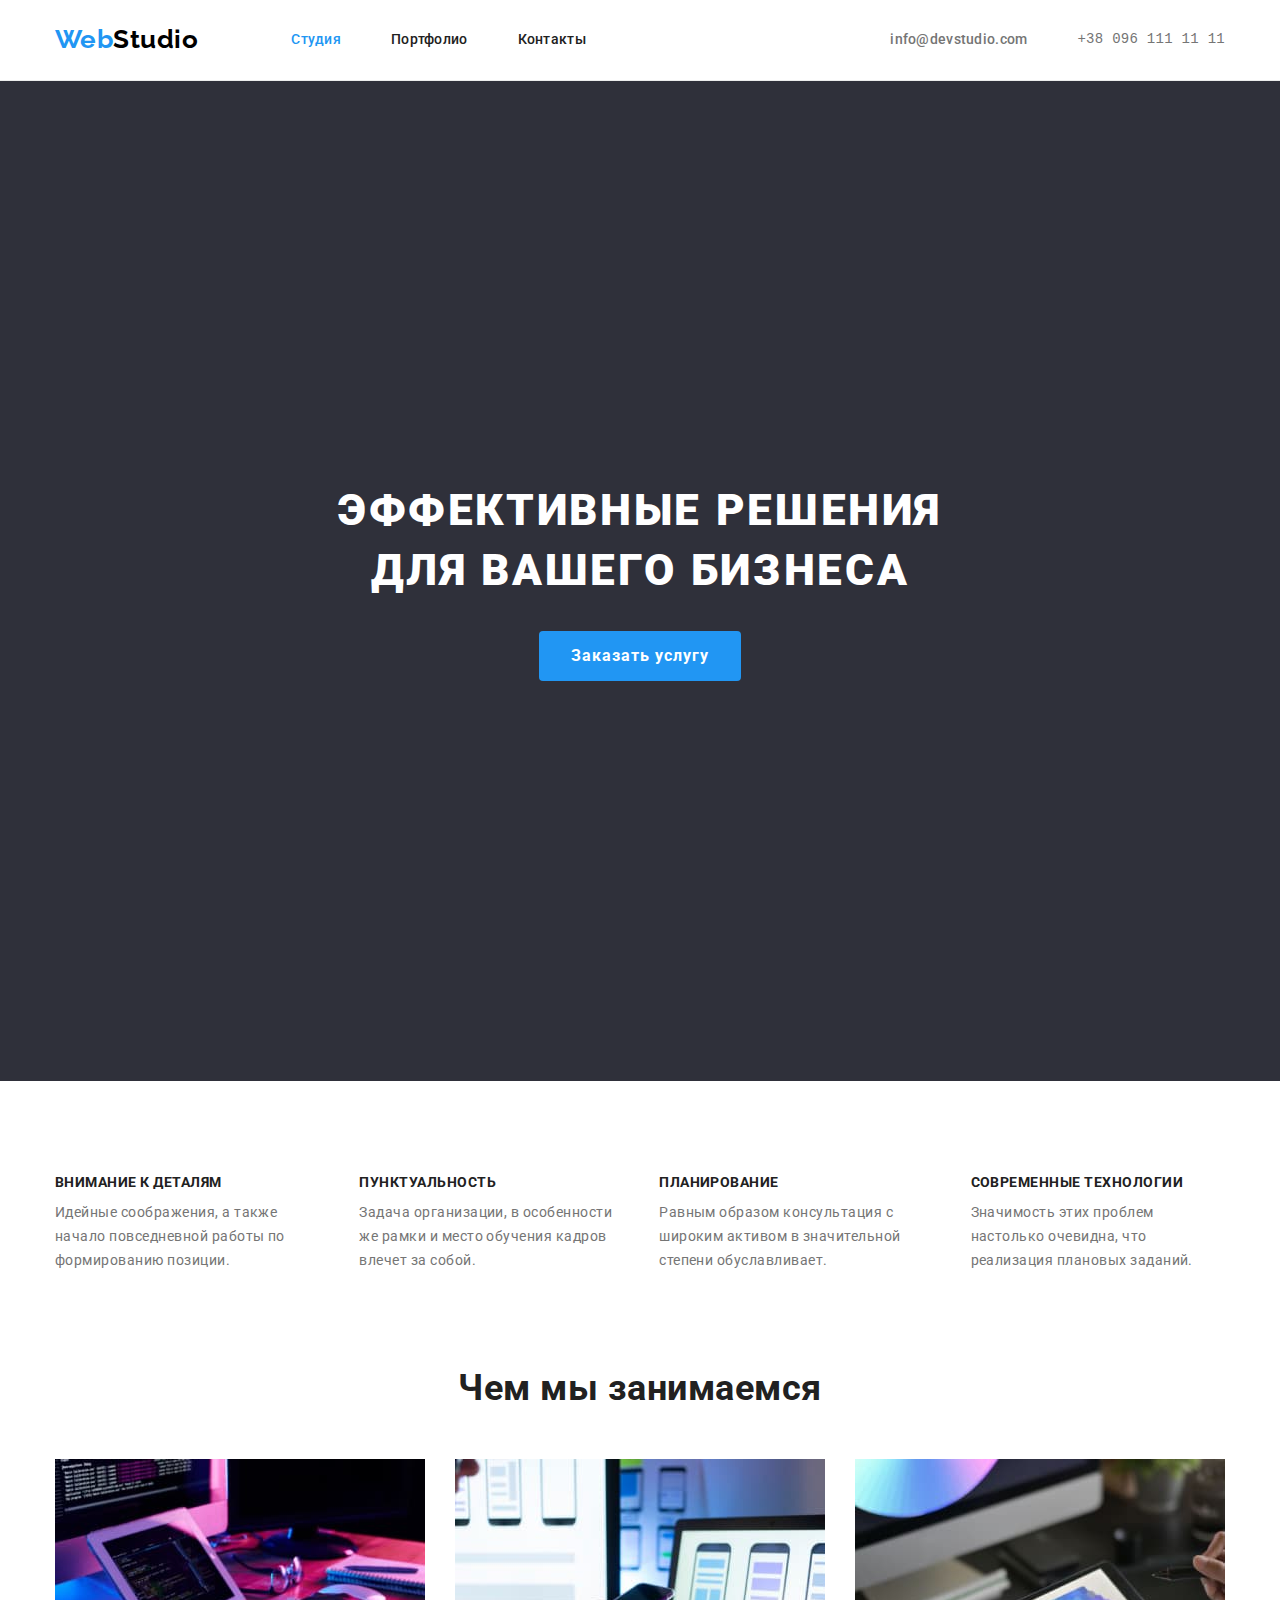
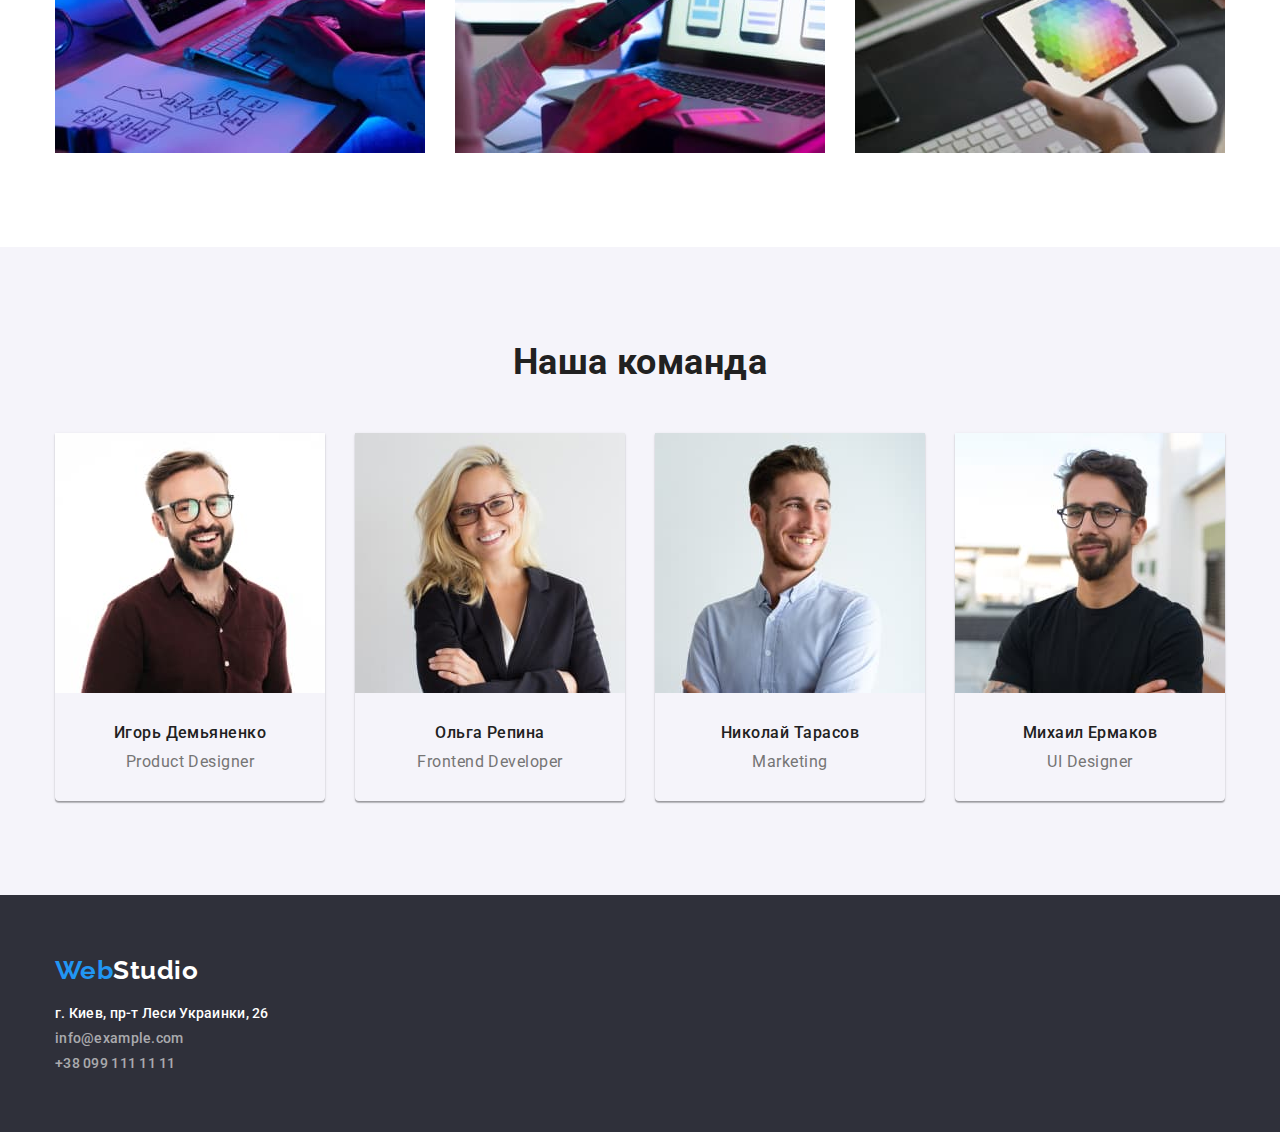
<file: index.html>
<!DOCTYPE html>
<html lang="ru">
<head>
    <meta charset="UTF-8">
    <meta name="viewport" content="width=device-width, initial-scale=1.0">
    <title>Студия</title>
    <link rel="preconnect" href="https://fonts.gstatic.com">
    <link href="https://fonts.googleapis.com/css2?family=Raleway:wght@700&family=Roboto:wght@400;500;700;900&display=swap"
        rel="stylesheet">
   <link rel="stylesheet" href="css/style.css">
</head>

<body>
    <header class="header">
        <div class="container">
            <nav class="navigation">
                <a class="logo logo-header" href="index.html" lang="en"><span class="element-logo">Web</span>Studio</a>
                <ul class="nav-address nav-link">
                    <li class="item">
                        <a class="link current" href="index.html">Студия</a>
                    </li>
                    <li class="item">
                        <a class="link" href="portfolio.html">Портфолио</a>
                    </li>
                    <li class="item">
                        <a class="link" href="#">Контакты</a>
                    </li>
                </ul>
            </nav>
            
            <address class="address">
                <ul class="nav-address address-link">
                    <li class="item">
                        <a class="link" href="mailto:info@devstudio.com">info@devstudio.com</a>
                    </li>
                    <li class="item">
                        <a class="link" href="tel:+380961111111">
                            <pre class="tel">+38 096 111 11 11</pre></a>
                    </li>
                </ul>
            </address>
        </div>
    </header>

    <main>
        <!-- Hero -->
        <section class="hero-bg-color">
            <div class="container">
                <h1 class="hero-title">Эффективные решения для вашего бизнеса</h1>
                <button class="button order-batton" type="button">Заказать услугу</button>
            </div>
        </section>

        <!--Features -->
        <section class="section">
            <div class="container">
                <h2 class="section-title title-features" hidden>Особенности</h2>
                <ul class="list">
                    <li class="item">
                        <h3 class="section-title title-features-details">Внимание к деталям</h3>
                        <p class="features-text">Идейные соображения, а также начало повседневной работы по формированию позиции.</p>
                    </li>
                    <li class="item">
                        <h3 class="section-title title-features-details">Пунктуальность</h3>
                        <p class="features-text">Задача организации, в особенности же рамки и место обучения кадров влечет за собой.</p>
                    </li>
                    <li class="item">
                        <h3 class="section-title title-features-details">Планирование</h3>
                        <p class="features-text">Равным образом консультация с широким активом в значительной степени обуславливает.</p>
                    </li>
                    <li class="item">
                        <h3 class="section-title title-features-details">Современные технологии</h3>
                        <p class="features-text">Значимость этих проблем настолько очевидна, что реализация плановых заданий.</p>
                    </li>
                </ul>
            </div>
        </section>

        <!-- Projects -->
        <section class="section non-standart">
            <div class="container">
                <h2 class="section-title title-projects">Чем мы занимаемся</h2>
                <ul class="list">
                    <li class="item">
                        <img src="images/img-1.jpg" alt="Верстаем сайты" width="370" height="294">
                    </li>
                    <li class="item">
                        <img src="images/img-2.jpg" alt="Адаптируем к устройствам" width="370" height="294">
                    </li>
                    <li class="item">
                        <img src="images/img-3.jpg" alt="Подбираем цветовую гамму" width="370" height="294">
                    </li>
                </ul>
            </div>
        </section>

        <!-- Team -->
        <section class="section team-bg-color">
            <div class="container">
                <h2 class="section-title title-team">Наша команда</h2>
                <ul class="list">
                    <li class="item">
                        <img src="images/specialist-1.jpg" alt="Специалист Игорь Демьяненко" width="270" height="260">
                        <h3 class="section-title title-team-surnames">Игорь Демьяненко</h3>
                        <p class="team-text" lang="en">Product Designer</p>
                    </li>
                    <li class="item">
                        <img src="images/specialist-2.jpg" alt="Специалист Ольга Репина" width="270" height="260">
                        <h3 class="section-title title-team-surnames">Ольга Репина</h3>
                        <p class="team-text" lang="en">Frontend Developer</p>
                    </li>
                    <li class="item">
                        <img src="images/specialist-3.jpg" alt="Специалист Николай Тарасов" width="270" height="260">
                        <h3 class="section-title title-team-surnames">Николай Тарасов</h3>
                        <p class="team-text" lang="en">Marketing</p>
                    </li>
                    <li class="item">
                        <img src="images/specialist-4.jpg" alt="Специалист Михаил Ермаков" width="270" height="260">
                        <h3 class="section-title title-team-surnames">Михаил Ермаков</h3>
                        <p class="team-text" lang="en">UI Designer</p>
                    </li>
                </ul>
            </div>
        </section>
    </main>

    <footer class="footer-bg-color">
        <div class="container">
            <a class="logo logo-footer" href="index.html" lang="en"><span class="element-logo">Web</span>Studio</a>
            <address>
                <ul class="nav-address">
                    <li>
                        <a class="link-mapa" href="https://goo.gl/maps/JCKfD5NcDt42aq7h8" target="_blank"
                            rel="noopener noreferrer">г. Киев, пр-т Леси Украинки, 26</a>
                    </li>
                    <li>
                        <a class="link-contact" href="mailto:info@example.com">info@example.com</a>
                    </li>
                    <li>
                        <a class="link-contact" href="tel:+380991111111">+38 099 111 11 11</a>
                    </li>
                </ul>
            </address>
        </div>
    </footer>
</body>
</html>
</file>
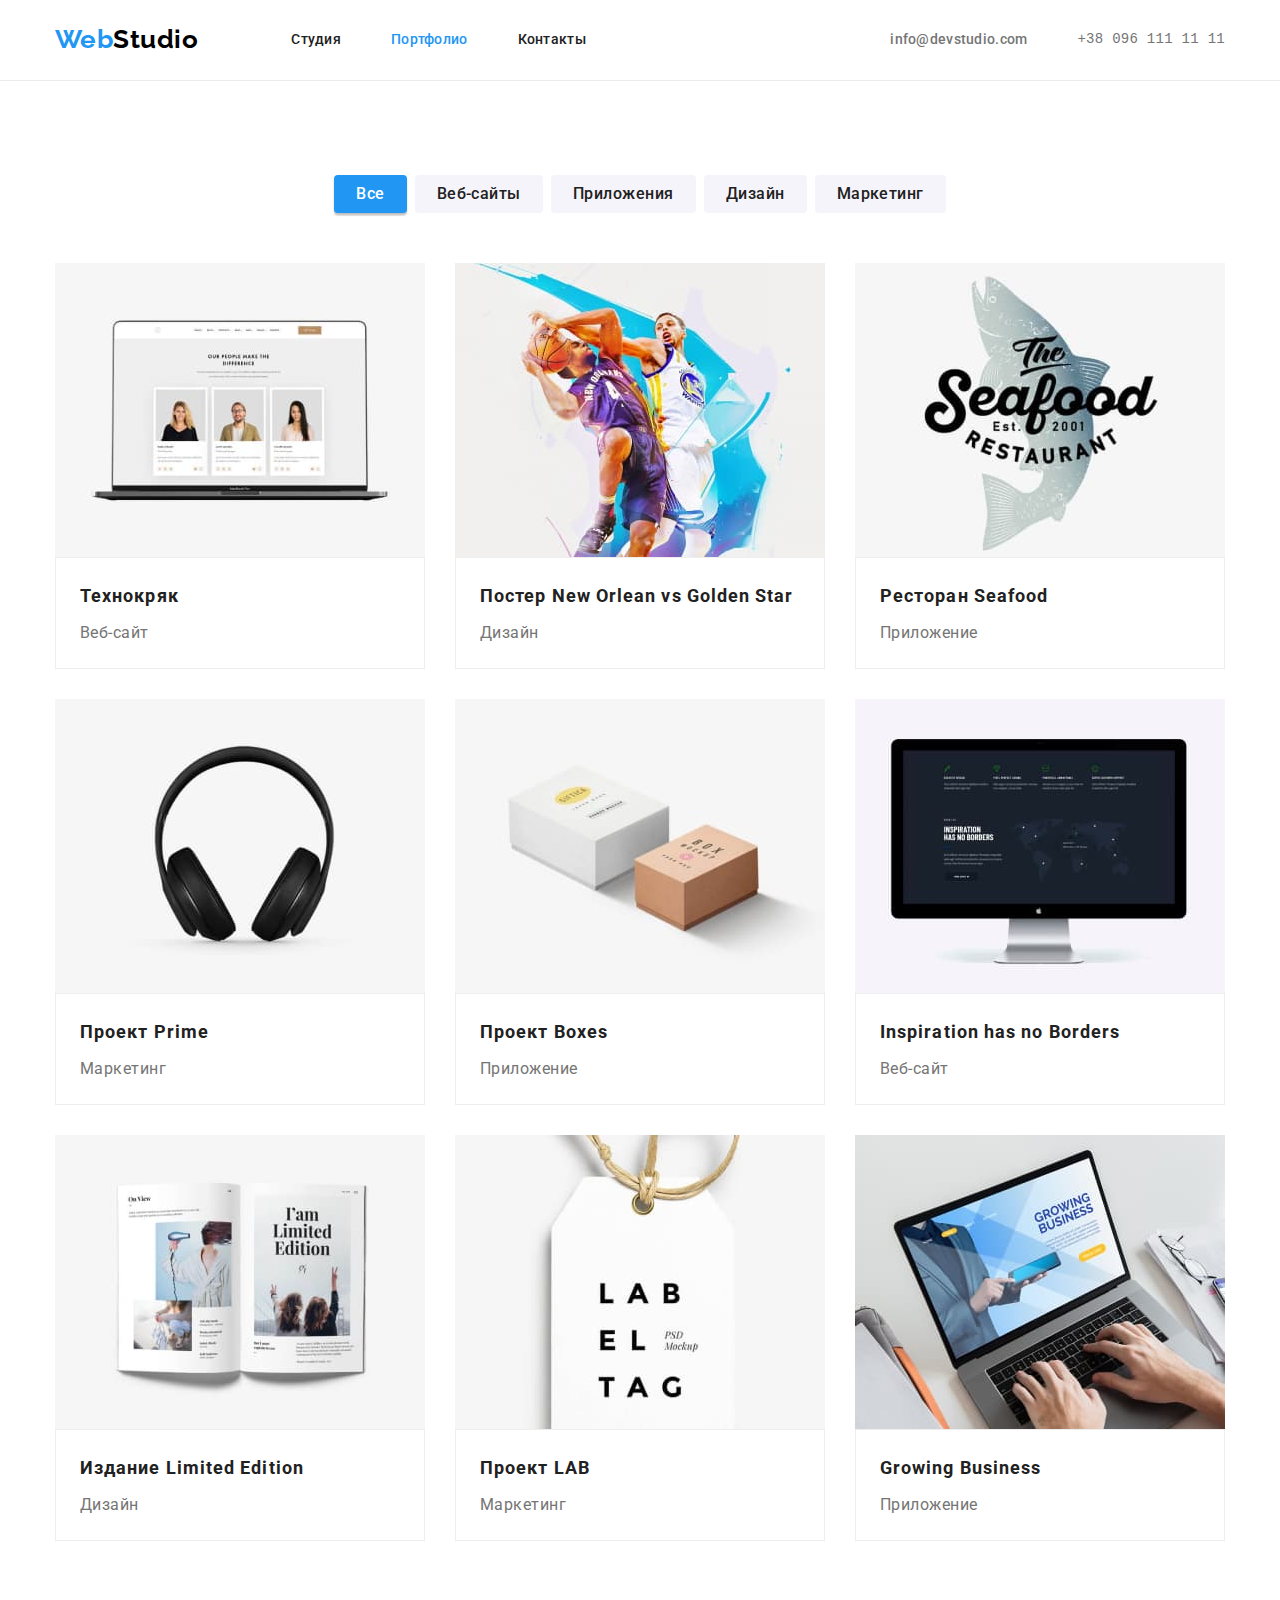
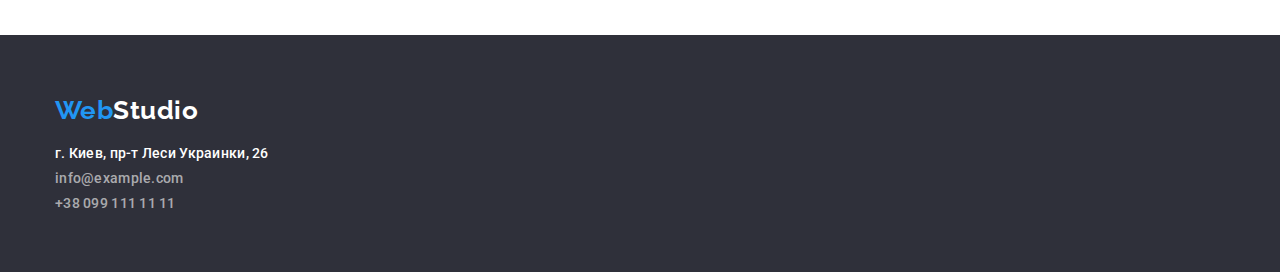
<file: portfolio.html>
<!DOCTYPE html>
<html lang="ru">
<head>
    <meta charset="UTF-8">
    <meta name="viewport" content="width=device-width, initial-scale=1.0">
    <title>Портфолио</title>
    <link rel="preconnect" href="https://fonts.gstatic.com">
    <link href="https://fonts.googleapis.com/css2?family=Raleway:wght@700&family=Roboto:wght@400;500;700;900&display=swap"
        rel="stylesheet">
    <link rel="stylesheet" href="css/style.css">
</head>

<body>
    <header class="header">
        <div class="container">
            <nav class="navigation">
                <a class="logo logo-header" href="index.html" lang="en"><span class="element-logo">Web</span>Studio</a>
                <ul class="nav-address nav-link">
                    <li class="item">
                        <a class="link" href="index.html">Студия</a>
                    </li>
                    <li class="item">
                        <a class="link current" href="portfolio.html">Портфолио</a>
                    </li>
                    <li class="item">
                        <a class="link" href="#">Контакты</a>
                    </li>
                </ul>
            </nav>
    
            <address class="address">
                <ul class="nav-address address-link">
                    <li class="item">
                        <a class="link" href="mailto:info@devstudio.com">info@devstudio.com</a>
                    </li>
                    <li class="item">
                        <a class="link" href="tel:+380961111111">
                            <pre class="tel">+38 096 111 11 11</pre></a>
                    </li>
                </ul>
            </address>
        </div>
    </header>

    <main>
        <section class="section">
            <div class="container">
                <h1 hidden>Портфолио</h1>
                <ul class="list-filter">
                    <li>
                        <button class="button active" type="button">Все</button>
                    </li>
                    <li>
                        <button class="button not-active" type="button">Веб-сайты</button>
                    </li>
                    <li>
                        <button class="button not-active" type="button">Приложения</button>
                    </li>
                    <li>
                        <button class="button not-active" type="button">Дизайн</button>
                    </li>
                    <li>
                        <button class="button not-active" type="button">Маркетинг</button>
                    </li>
                </ul>
                
                <ul class="list project">
                    <li class="item">
                        <img src="images/portfolio/project-1.jpg" alt="Проект Технокряк" width="370" height="294">
                        <div class="thumb">
                            <h2 class="portfolio-title">Технокряк</h2>
                            <p class="portfolio-text">Веб-сайт</p>
                        </div>
                    </li>
                    <li class="item">
                        <img src="images/portfolio/project-2.jpg" alt="Проект Постер New Orlean vs Golden Star" width="370"
                            height="294">
                        <div class="thumb">
                            <h2 class="portfolio-title">Постер New Orlean vs Golden Star</h2>
                            <p class="portfolio-text">Дизайн</p>
                        </div>
                    </li>
                    <li class="item">
                        <img src="images/portfolio/project-3.jpg" alt="Проект Ресторан Seafood" width="370" height="294">
                        <div class="thumb">
                            <h2 class="portfolio-title">Ресторан Seafood</h2>
                            <p class="portfolio-text">Приложение</p>
                        </div>
                    </li>
                    <li class="item">
                        <img src="images/portfolio/project-4.jpg" alt="Проект Prime" width="370" height="294">
                        <div class="thumb">
                            <h2 class="portfolio-title">Проект Prime</h2>
                            <p class="portfolio-text">Маркетинг</p>
                        </div>
                    </li>
                    <li class="item">
                        <img src="images/portfolio/project-5.jpg" alt="Проект Boxes" width="370" height="294">
                        <div class="thumb">
                            <h2 class="portfolio-title">Проект Boxes</h2>
                            <p class="portfolio-text">Приложение</p>
                        </div>
                    </li>
                    <li class="item">
                        <img src="images/portfolio/project-6.jpg" alt="Проект Inspiration has no Borders" width="370" height="294">
                        <div class="thumb">
                            <h2 class="portfolio-title">Inspiration has no Borders</h2>
                            <p class="portfolio-text">Веб-сайт</p>
                        </div>
                    </li>
                    <li class="item">
                        <img src="images/portfolio/project-7.jpg" alt="Проект Издание Limited Edition" width="370" height="294">
                        <div class="thumb">
                            <h2 class="portfolio-title">Издание Limited Edition</h2>
                            <p class="portfolio-text">Дизайн</p>
                        </div>
                    </li>
                    <li class="item">
                        <img src="images/portfolio/project-8.jpg" alt="Проект LAB" width="370" height="294">
                        <div class="thumb">
                            <h2 class="portfolio-title">Проект LAB</h2>
                            <p class="portfolio-text">Маркетинг</p>
                        </div>
                    </li>
                    <li class="item">
                        <img src="images/portfolio/project-9.jpg" alt="Проект Growing Business" width="370" height="294">
                        <div class="thumb">
                            <h2 class="portfolio-title">Growing Business</h2>
                            <p class="portfolio-text">Приложение</p>
                        </div>
                    </li>
                </ul>
            </div>
        </section>
    </main>

<footer class="footer-bg-color">
    <div class="container">
        <a class="logo logo-footer" href="index.html" lang="en"><span class="element-logo">Web</span>Studio</a>
        <address>
            <ul class="nav-address">
                <li>
                    <a class="link-mapa" href="https://goo.gl/maps/JCKfD5NcDt42aq7h8" target="_blank"
                        rel="noopener noreferrer">г. Киев, пр-т Леси Украинки, 26</a>
                </li>
                <li>
                    <a class="link-contact" href="mailto:info@example.com">info@example.com</a>
                </li>
                <li>
                    <a class="link-contact" href="tel:+380991111111">+38 099 111 11 11</a>
                </li>
            </ul>
        </address>
    </div>
</footer>
    
</body>
</html>
</file>
<file: css/style.css>
/*
Палитра цвета
основной цвет текста #757575  --main-color-text
дополнительный цвет текста #212121  --add-color-text
акцент текст #2196F3 --accent-color-text и #ffffff
исключение (мыло и телефон в подвале) rgba(255, 255, 255, 0.6)  --exception-color

основной фон #ffffff  --main-bg-color
дополнительный фон #F5F4FA  --add-bg-color
акцент фон #2F303A  --accent-bg-color
*/

:root {
  --main-color-text: #757575;
  --add-color-text: #212121;
  --accent-color-text: #2196f3;
  --main-bg-color: #ffffff;
  --add-bg-color: #f5f4fa;
  --accent-bg-color: #2f303a;
  --exception-color: rgba(255, 255, 255, 0.6);
}

*,
*::before,
*::after {
  box-sizing: border-box;
}

body {
  margin: 0;
  background-color: var(--main-bg-color);
  color: var(--main-color-text);

  font-family: Roboto, sans-serif;
  font-style: normal;
  letter-spacing: 0.03em;
}

h1,
h2,
h3,
h4,
h5,
h6 {
  margin: 0;
}

a {
  text-decoration: none;
  font-style: normal;
}

ul {
  margin: 0;
  padding: 0;
  list-style: none;
}

p {
  margin: 0;
}

img {
  display: block;
}

.container {
  width: 1200px;
  padding-left: 15px;
  padding-right: 15px;
  margin-left: auto;
  margin-right: auto;
}

/* Header */
.header {
  border-bottom: 1px solid #ececec;
}

.header .container {
  display: flex;
  align-items: center;
}

.navigation {
  display: flex;
  align-items: center;
}

.logo {
  font-family: Raleway, sans-serif;
  font-weight: 700;
  font-size: 26px;
  line-height: 1.19;
}

.logo-header {
  margin-right: 93px;
  padding-top: 24px;
  padding-bottom: 25px;
  color: #000000;
}

.element-logo {
  color: var(--accent-color-text);
}

.nav-address {
  font-weight: 500;
  font-size: 14px;
  line-height: 1.14;
  letter-spacing: 0.02em;
}

.nav-address a:hover,
.nav-address a:focus,
.nav-address .current {
  color: var(--accent-color-text);
}

.nav-link a {
  color: var(--add-color-text);
}

.address-link a {
  color: var(--main-color-text);
}

.nav-address.nav-link {
  display: flex;
}

.nav-address.nav-link .link,
.nav-address.address-link .link {
  display: block;
  padding-top: 32px;
  padding-bottom: 32px;
}

.nav-address .item:not(:last-child) {
  margin-right: 50px;
}

.nav-address.address-link {
  display: flex;
}

.header .address {
  margin-left: auto;
}

.tel {
  margin: 0;
}

/* Main */
.hero-bg-color {
  padding-top: 200px;
  padding-bottom: 200px;
  background-color: var(--accent-bg-color);
}

.hero-bg-color .container {
  display: flex;
  flex-direction: column;
  justify-content: center;
  align-items: center;
  min-height: 600px;
}

.hero-title {
  color: #ffffff;
  font-weight: 900;
  font-size: 44px;
  line-height: 1.36;
  letter-spacing: 0.06em;
  text-align: center;
  text-transform: uppercase;
}

.container .hero-title {
  width: 696px;
  margin-bottom: 30px;
}

.button.order-batton {
  color: var(--main-bg-color);
  background-color: var(--accent-color-text);
  font-weight: 700;
  line-height: 1.88;
  letter-spacing: 0.06em;
  padding: 10px 32px;
  border-radius: 4px;
}

.section {
  padding-top: 94px;
  padding-bottom: 94px;
}

.section .list {
  display: flex;
}

.section h3.section-title {
  margin-bottom: 10px;
}

.section .section-title {
  color: var(--add-color-text);
  margin-bottom: 50px;
}

.list .item:not(:last-child) {
  margin-right: 30px;
}

.section.non-standart {
  padding-top: 0;
}

.title-features,
.title-projects,
.title-team {
  font-weight: 700;
  font-size: 36px;
  line-height: 1.17;
  text-align: center;
}

.title-features-details {
  font-weight: 700;
  font-size: 14px;
  line-height: 1.14;
  text-transform: uppercase;
}

.features-text {
  font-weight: 400;
  font-size: 14px;
  line-height: 1.71;
}

.team-text {
  font-weight: 400;
  font-size: 16px;
  line-height: 1.19;
  text-align: center;
  margin-bottom: 30px;
}

.team-bg-color {
  background-color: var(--add-bg-color);
}

.title-team-surnames {
  font-weight: 500;
  font-size: 16px;
  line-height: 1.19;
  text-align: center;
  margin-top: 30px;
}

.section.team-bg-color .item {
  box-shadow: 0px 1px 3px rgba(0, 0, 0, 0.12), 0px 1px 1px rgba(0, 0, 0, 0.14),
    0px 2px 1px rgba(0, 0, 0, 0.2);
  border-radius: 0px 0px 4px 4px;
}

.button {
  /* portfolio.html */
  font-family: Roboto, sans-serif;
  font-weight: 500;
  font-size: 16px;
  line-height: 1.62;
  text-align: center;
  font-style: normal;
  letter-spacing: 0.03em;
  padding: 6px 22px;
  border-width: 0;
  border-radius: 4px;
  cursor: pointer;
}

.button.not-active {
  color: var(--add-color-text);
  background-color: var(--add-bg-color);
}

.button.active,
.button:hover,
.button:focus {
  color: var(--main-bg-color);
  background-color: var(--accent-color-text);
  border-color: var(--accent-color-text);
  box-shadow: 0px 3px 1px rgba(0, 0, 0, 0.1), 0px 1px 2px rgba(0, 0, 0, 0.08),
    0px 2px 2px rgba(0, 0, 0, 0.12);
}

.portfolio-title {
  /* portfolio.html */
  color: var(--add-color-text);
  font-weight: 700;
  font-size: 18px;
  line-height: 2;
  letter-spacing: 0.06em;
  margin-bottom: 4px;
}

.portfolio-text {
  /* portfolio.html */
  font-weight: 400;
  font-size: 16;
  line-height: 1.88;
}

.list-filter {
  display: flex;
  justify-content: center;
  margin-bottom: 50px;
}

.list-filter li:not(:last-child) {
  margin-right: 8px;
}

.list.project {
  display: flex;
  flex-wrap: wrap;
  margin-top: -30px;
  margin-right: -30px;
}

.thumb {
  border: 1px solid #eee;
  padding: 20px 24px;
}

.list.project .item {
  margin-top: 30px;
  flex-basis: calc(100% / 3 - 30px);
}

/* Footer */
.footer-bg-color {
  padding-top: 60px;
  padding-bottom: 60px;
  background-color: var(--accent-bg-color);
}

.logo-footer {
  color: #ffffff;
}

.link-mapa {
  color: var(--main-bg-color);
}

.link-contact {
  color: var(--exception-color);
}

.footer-bg-color .nav-address li:not(:last-child) {
  margin-bottom: 9px;
}

.footer-bg-color address {
  margin-top: 20px;
}
</file>
